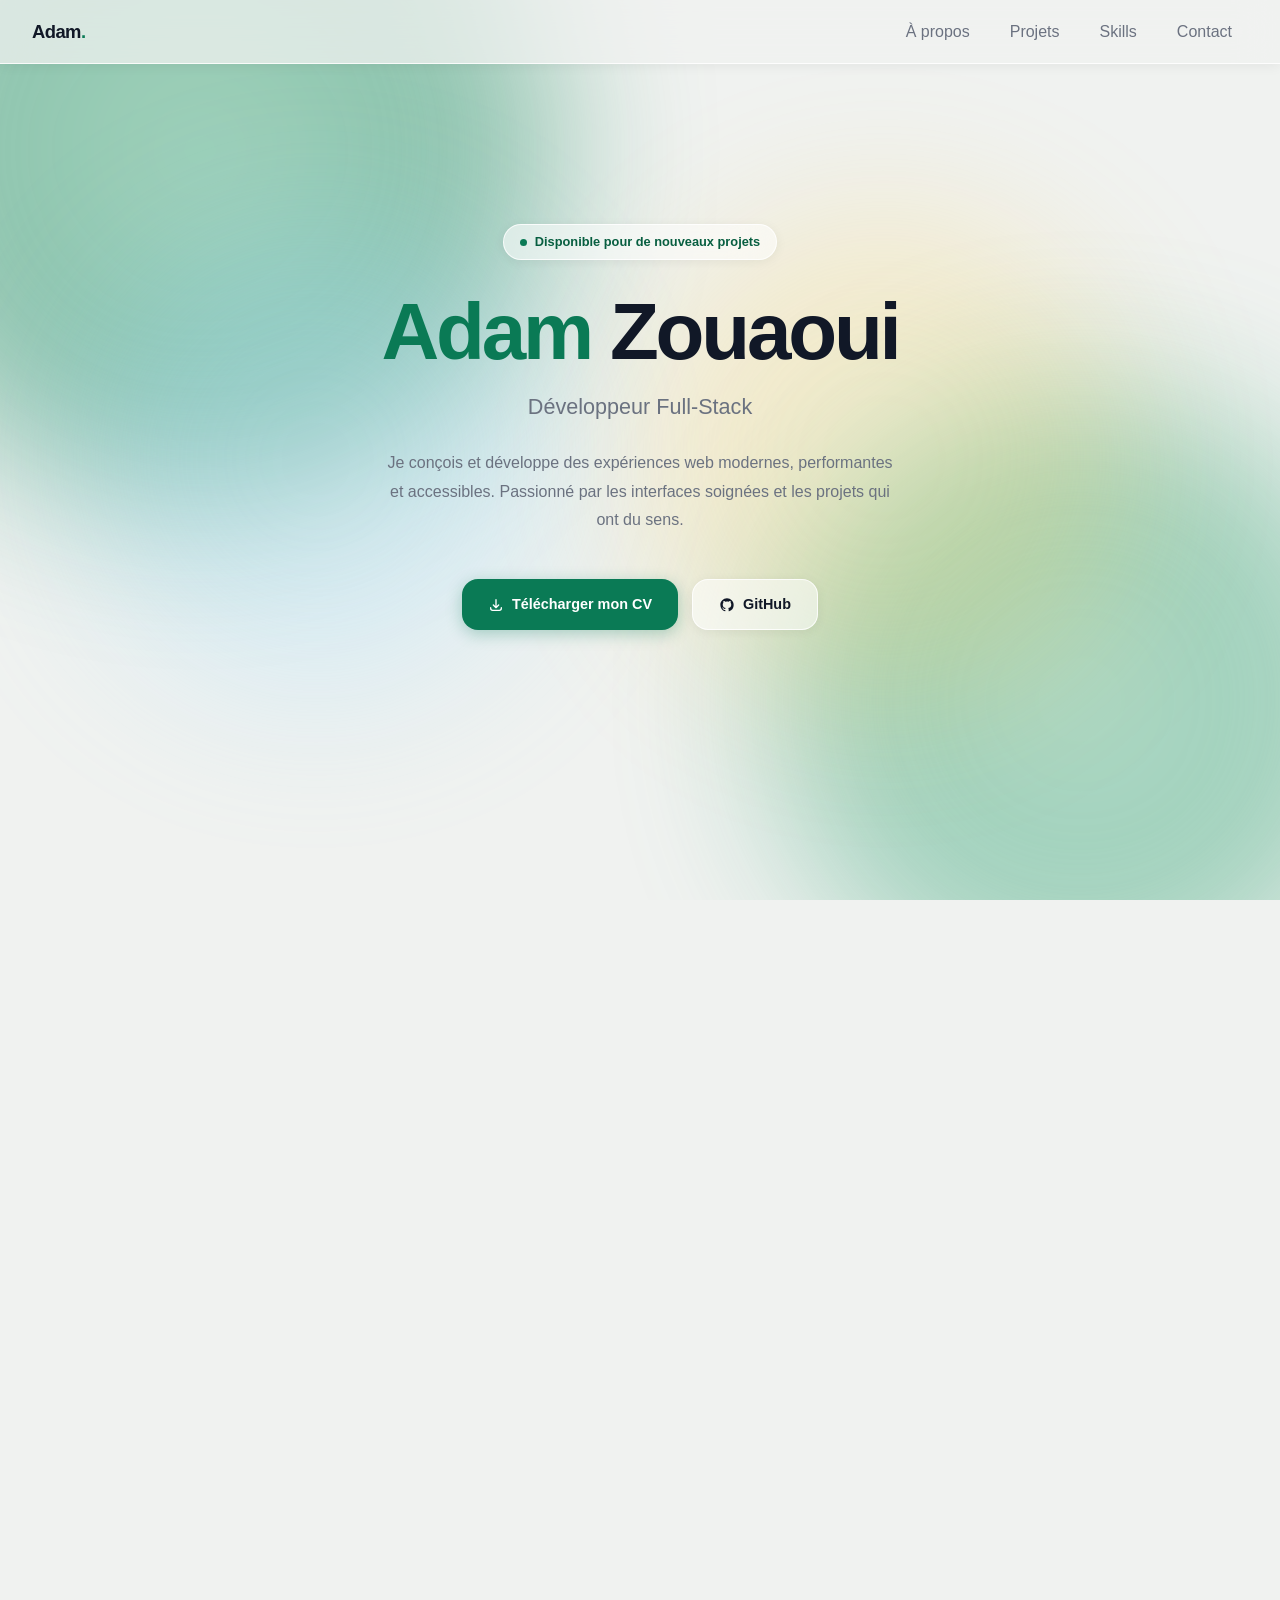
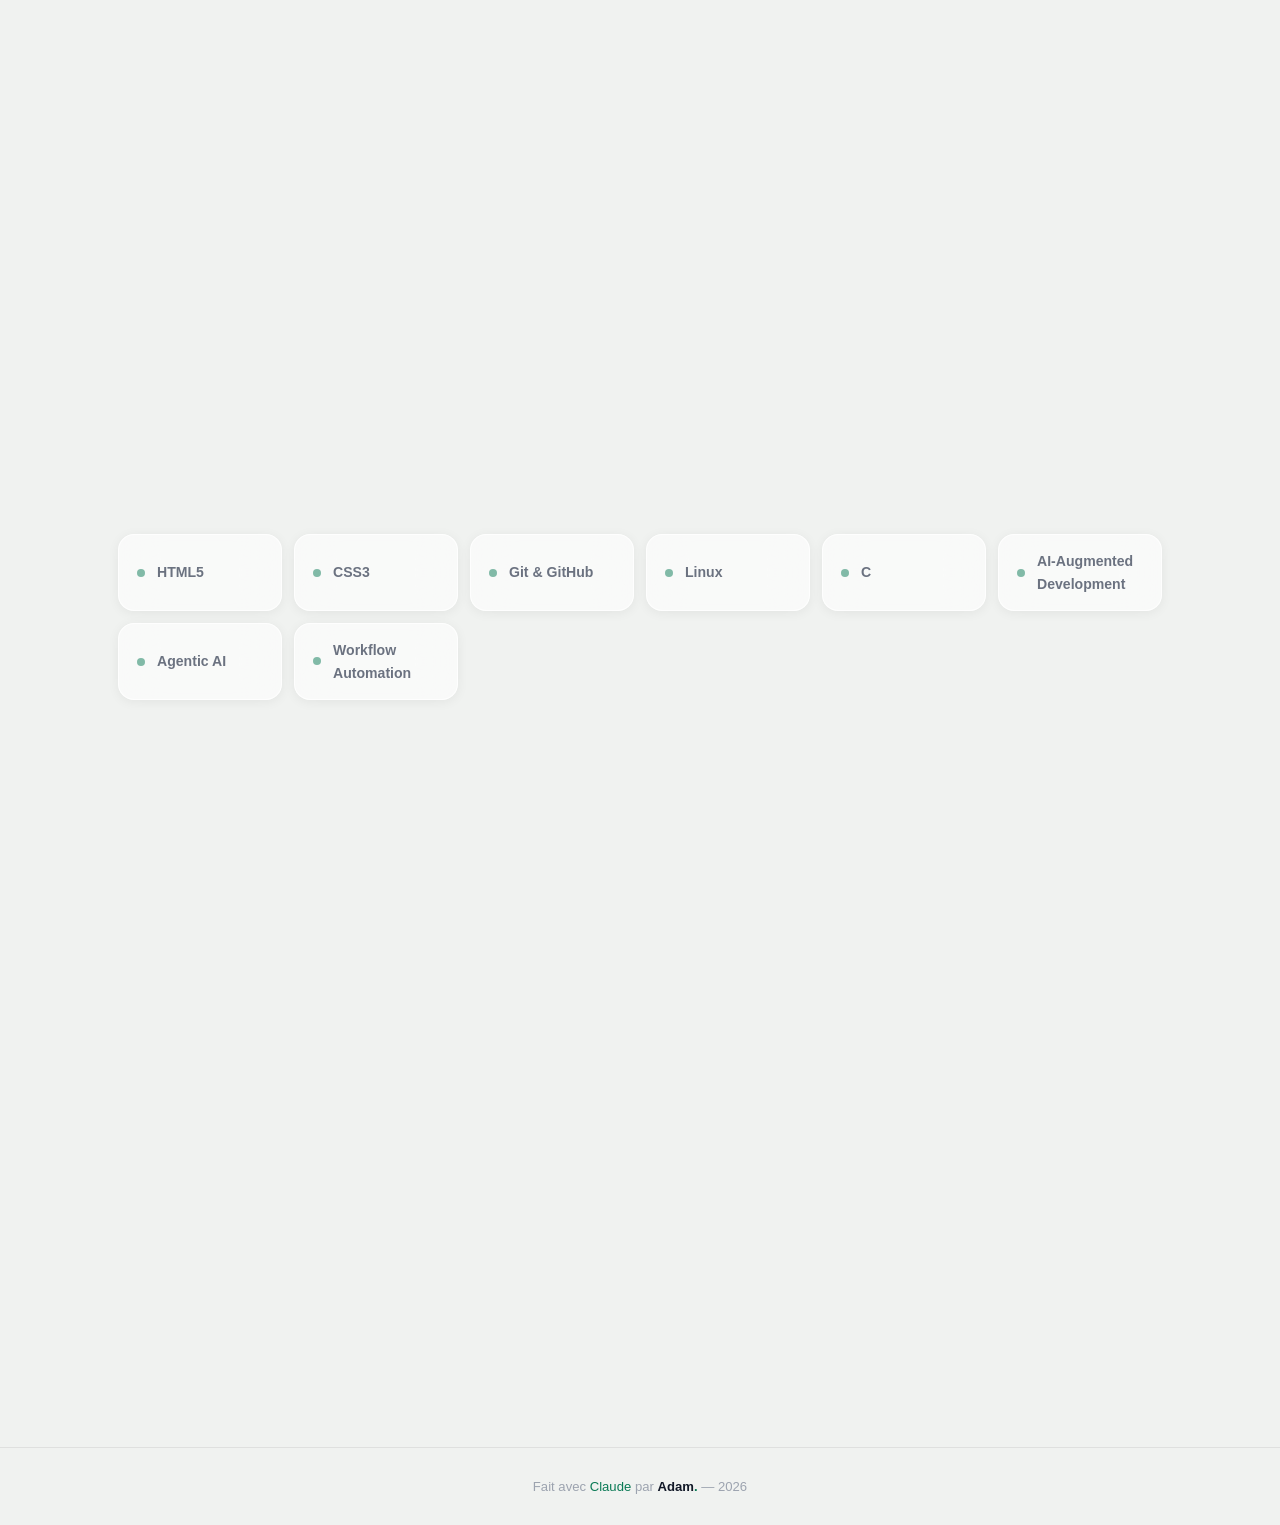
<file: index.html>
<!DOCTYPE html>
<html lang="fr">
<head>
  <meta charset="UTF-8" />
  <meta name="viewport" content="width=device-width, initial-scale=1.0" />
  <title>Adam Zouaoui — Développeur Full-Stack & AI Engineer Augmented</title>
  <meta name="description" content="Portfolio d'Adam Zouaoui, développeur Full-Stack et AI Engineer Augmented basé à Toulouse. Projets web, automatisation, systèmes multi-agents." />
  <meta name="robots" content="index, follow" />
  <link rel="canonical" href="https://adamzou.fr/" />
  <link rel="icon" type="image/png" href="adot.png" />

  <!-- Security Headers -->
  <meta http-equiv="Content-Security-Policy" content="default-src 'self'; style-src 'self' https://fonts.googleapis.com; font-src https://fonts.gstatic.com; img-src 'self' data:; script-src 'self'; connect-src 'self'; object-src 'none'; base-uri 'self'; form-action 'none'; frame-ancestors 'self';" />
  <meta http-equiv="X-Content-Type-Options" content="nosniff" />
  <meta http-equiv="X-Frame-Options" content="SAMEORIGIN" />
  <meta name="referrer" content="strict-origin-when-cross-origin" />

  <!-- Open Graph -->
  <meta property="og:type" content="website" />
  <meta property="og:url" content="https://adamzou.fr/" />
  <meta property="og:title" content="Adam Zouaoui — Développeur Full-Stack & AI Engineer Augmented" />
  <meta property="og:description" content="Portfolio d'Adam Zouaoui, développeur Full-Stack et AI Engineer Augmented basé à Toulouse. Projets web, automatisation, systèmes multi-agents." />
  <meta property="og:image" content="https://adamzou.fr/og-image.png" />
  <meta property="og:locale" content="fr_FR" />
  <meta property="og:site_name" content="Adam Zouaoui" />

  <!-- Twitter Card -->
  <meta name="twitter:card" content="summary_large_image" />
  <meta name="twitter:title" content="Adam Zouaoui — Développeur Full-Stack & AI Engineer Augmented" />
  <meta name="twitter:description" content="Portfolio d'Adam Zouaoui, développeur Full-Stack et AI Engineer Augmented basé à Toulouse. Projets web, automatisation, systèmes multi-agents." />
  <meta name="twitter:image" content="https://adamzou.fr/og-image.png" />

  <!-- JSON-LD Schema.org Person -->
  <script type="application/ld+json">
  {
    "@context": "https://schema.org",
    "@type": "Person",
    "name": "Adam Zouaoui",
    "url": "https://adamzou.fr",
    "jobTitle": "Développeur Full-Stack & AI Engineer Augmented",
    "address": {
      "@type": "PostalAddress",
      "addressLocality": "Toulouse",
      "addressCountry": "FR"
    },
    "sameAs": [
      "https://github.com/Adamzou-lab",
      "https://www.linkedin.com/in/adam-zouaoui-7392a53b2/"
    ]
  }
  </script>

  <!-- Police Outfit depuis Google Fonts -->
  <link rel="preconnect" href="https://fonts.googleapis.com" />
  <link rel="preconnect" href="https://fonts.gstatic.com" crossorigin />
  <link href="https://fonts.googleapis.com/css2?family=Outfit:wght@300;400;500;600;700;800&display=swap" rel="stylesheet" />

  <link rel="stylesheet" href="style.css" />
  <link rel="stylesheet" href="bento.css" />
</head>

<body>

  <!-- ==========================================
       BLOBS FLOUTÉS — fond animé
  =========================================== -->
  <div class="blob-container" aria-hidden="true">
    <div class="blob blob-1"></div>
    <div class="blob blob-2"></div>
    <div class="blob blob-3"></div>
    <div class="blob blob-4"></div>
  </div>


  <!-- ==========================================
       NAVIGATION
  =========================================== -->
  <header>
  <nav role="navigation" aria-label="Navigation principale">
    <a href="#hero" class="nav-logo">Adam<span>.</span></a>

    <ul class="nav-links" id="navLinks">
      <li><a href="#about">À propos</a></li>
      <li><a href="#projets">Projets</a></li>
      <li><a href="#skills">Skills</a></li>
      <li><a href="#contact">Contact</a></li>
    </ul>

    <button class="nav-toggle" id="navToggle" aria-label="Menu">
      <span></span>
      <span></span>
      <span></span>
    </button>
  </nav>
  </header>


  <!-- ==========================================
       SECTION HERO
  =========================================== -->
  <main>
  <section id="hero">
    <div class="container">
      <div class="hero-inner">

        <!-- Badge statut -->
        <div class="hero-badge">
          <span class="badge-dot"></span>
          Disponible pour de nouveaux projets
        </div>

        <!-- Nom -->
        <h1 class="hero-name">
          <span class="accent">Adam</span> Zouaoui
        </h1>

        <!-- Titre -->
        <p class="hero-title">Développeur Full-Stack</p>

        <!-- Courte bio -->
        <p class="hero-bio">
          Je conçois et développe des expériences web modernes, performantes et accessibles.
          Passionné par les interfaces soignées et les projets qui ont du sens.
        </p>

        <!-- Boutons CTA -->
        <div class="hero-cta">
          <a href="cv.html" target="_blank" rel="noopener noreferrer" class="btn btn-primary">
            <svg fill="none" viewBox="0 0 24 24" stroke="currentColor" stroke-width="2">
              <path stroke-linecap="round" stroke-linejoin="round" d="M4 16v1a3 3 0 003 3h10a3 3 0 003-3v-1m-4-4l-4 4m0 0l-4-4m4 4V4"/>
            </svg>
            Télécharger mon CV
          </a>
          <a href="https://github.com/Adamzou-lab" target="_blank" rel="noopener noreferrer" class="btn btn-glass">
            <svg viewBox="0 0 24 24" fill="currentColor">
              <path d="M12 2C6.477 2 2 6.484 2 12.017c0 4.425 2.865 8.18 6.839 9.504.5.092.682-.217.682-.483 0-.237-.008-.868-.013-1.703-2.782.605-3.369-1.343-3.369-1.343-.454-1.158-1.11-1.466-1.11-1.466-.908-.62.069-.608.069-.608 1.003.07 1.531 1.032 1.531 1.032.892 1.53 2.341 1.088 2.91.832.092-.647.35-1.088.636-1.338-2.22-.253-4.555-1.113-4.555-4.951 0-1.093.39-1.988 1.029-2.688-.103-.253-.446-1.272.098-2.65 0 0 .84-.27 2.75 1.026A9.564 9.564 0 0112 6.844c.85.004 1.705.115 2.504.337 1.909-1.296 2.747-1.027 2.747-1.027.546 1.379.202 2.398.1 2.651.64.7 1.028 1.595 1.028 2.688 0 3.848-2.339 4.695-4.566 4.943.359.309.678.92.678 1.855 0 1.338-.012 2.419-.012 2.745 0 .268.18.58.688.482A10.019 10.019 0 0022 12.017C22 6.484 17.522 2 12 2z"/>
            </svg>
            GitHub
          </a>
        </div>

      </div>
    </div>
  </section>


  <!-- ==========================================
       SECTION À PROPOS
  =========================================== -->
  <section id="about">
    <div class="container">

      <div class="reveal">
        <p class="section-label">Qui suis-je</p>
        <h2 class="section-title">À propos</h2>
      </div>

      <div class="about-grid">

        <div class="about-text reveal">
          <p>
            Je m'appelle <strong>Adam Zouaoui</strong>, étudiant en spécialisation
            <strong>AI Engineer Augmented</strong> à Holberton School. Je construis des outils web
            concrets, utiles et bien pensés, du front-end jusqu'au déploiement.
          </p>
          <p>
            Mon approche : partir d'une idée simple, la concevoir avec soin, et l'exécuter
            proprement. Chaque projet est une opportunité d'apprendre quelque chose de nouveau
            et de le partager.
          </p>
          <p>
            Actuellement en apprentissage du <strong>C</strong> et des fondamentaux bas niveau,
            tout en explorant l'intégration de l'IA dans les workflows de développement.
          </p>
        </div>

        <div class="about-cards reveal reveal-stagger">
          <div class="about-card">
            <div class="about-card-icon">🎓</div>
            <div>
              <div class="about-card-title">Formation</div>
              <div class="about-card-desc">Holberton School — AI Engineer Augmented · 2026–2027</div>
            </div>
          </div>
          <div class="about-card">
            <div class="about-card-icon">📍</div>
            <div>
              <div class="about-card-title">Localisation</div>
              <div class="about-card-desc">Toulouse (sur site) · France (remote)</div>
            </div>
          </div>
          <div class="about-card">
            <div class="about-card-icon">🔍</div>
            <div>
              <div class="about-card-title">Recherche</div>
              <div class="about-card-desc">Alternance Décembre 2026 ou Avril 2027 · Freelance</div>
            </div>
          </div>
          <div class="about-card">
            <div class="about-card-icon">⚡</div>
            <div>
              <div class="about-card-title">Intérêts</div>
              <div class="about-card-desc">Automatisation, IA générative, interfaces modernes, systèmes multi-agents</div>
            </div>
          </div>
        </div>

      </div>
    </div>
  </section>


  <!-- ==========================================
       SECTION PROJETS
  =========================================== -->
  <section id="projets">
    <div class="container">

      <div class="reveal">
        <p class="section-label">Travaux récents</p>
        <h2 class="section-title">Mes Projets</h2>
        <p class="section-desc">Des projets concrets, construits avec soin, du concept au déploiement.</p>
      </div>

      <div class="bento-grid">

        <!-- Projet CIPHER — FEATURED (2 cols) -->
        <article class="glass-card project-card bento-featured reveal">
          <div class="project-header">
            <div class="project-icon">🔐</div>
            <span class="badge-soon">
              <svg width="10" height="10" viewBox="0 0 24 24" fill="none" stroke="currentColor" stroke-width="2.5">
                <circle cx="12" cy="12" r="10"/><path d="M12 8v4l2 2"/>
              </svg>
              En cours
            </span>
          </div>

          <h3 class="project-name">CIPHER</h3>

          <p class="project-desc">
            Agent IA en cybersécurité conçu en architecture agentique.
            Analyse, détecte et répond aux menaces de manière autonome.
          </p>

          <div class="project-tags">
            <span class="tag">Python</span>
            <span class="tag">Agentic AI</span>
            <span class="tag">Cybersécurité</span>
            <span class="tag">Claude API</span>
          </div>

          <div class="project-links">
            <a class="project-link disabled" aria-disabled="true" tabindex="-1">
              <svg fill="none" viewBox="0 0 24 24" stroke="currentColor" stroke-width="2">
                <path stroke-linecap="round" stroke-linejoin="round" d="M10 6H6a2 2 0 00-2 2v10a2 2 0 002 2h10a2 2 0 002-2v-4M14 4h6m0 0v6m0-6L10 14"/>
              </svg>
              Bientôt disponible
            </a>
          </div>
        </article>

        <!-- Projet mycal -->
        <article class="glass-card project-card reveal">
          <div class="project-header">
            <div class="project-icon">📅</div>
            <span class="badge-soon">
              <svg width="10" height="10" viewBox="0 0 24 24" fill="none" stroke="currentColor" stroke-width="2.5">
                <circle cx="12" cy="12" r="10"/><path d="M12 8v4l2 2"/>
              </svg>
              Domaine bientôt
            </span>
          </div>

          <h3 class="project-name">MyCal</h3>

          <p class="project-desc">
            Calculateur de calories et macronutriments personnalisé.
            Obtiens tes besoins journaliers selon ton profil et tes objectifs fitness.
          </p>

          <div class="project-tags">
            <span class="tag">HTML</span>
            <span class="tag">CSS</span>
            <span class="tag">JavaScript</span>
            <span class="tag">Mifflin-St Jeor</span>
          </div>

          <div class="project-links">
            <a class="project-link disabled" aria-disabled="true" tabindex="-1">
              <svg fill="none" viewBox="0 0 24 24" stroke="currentColor" stroke-width="2">
                <path stroke-linecap="round" stroke-linejoin="round" d="M10 6H6a2 2 0 00-2 2v10a2 2 0 002 2h10a2 2 0 002-2v-4M14 4h6m0 0v6m0-6L10 14"/>
              </svg>
              mycal.adamzou.fr
            </a>
            <a href="https://github.com/Adamzou-lab/mycal" target="_blank" rel="noopener noreferrer" class="project-link">
              <svg viewBox="0 0 24 24" fill="currentColor">
                <path d="M12 2C6.477 2 2 6.484 2 12.017c0 4.425 2.865 8.18 6.839 9.504.5.092.682-.217.682-.483 0-.237-.008-.868-.013-1.703-2.782.605-3.369-1.343-3.369-1.343-.454-1.158-1.11-1.466-1.11-1.466-.908-.62.069-.608.069-.608 1.003.07 1.531 1.032 1.531 1.032.892 1.53 2.341 1.088 2.91.832.092-.647.35-1.088.636-1.338-2.22-.253-4.555-1.113-4.555-4.951 0-1.093.39-1.988 1.029-2.688-.103-.253-.446-1.272.098-2.65 0 0 .84-.27 2.75 1.026A9.564 9.564 0 0112 6.844c.85.004 1.705.115 2.504.337 1.909-1.296 2.747-1.027 2.747-1.027.546 1.379.202 2.398.1 2.651.64.7 1.028 1.595 1.028 2.688 0 3.848-2.339 4.695-4.566 4.943.359.309.678.92.678 1.855 0 1.338-.012 2.419-.012 2.745 0 .268.18.58.688.482A10.019 10.019 0 0022 12.017C22 6.484 17.522 2 12 2z"/>
              </svg>
              Voir le code
            </a>
          </div>
        </article>

        <!-- Projet holberton-cheatsheets -->
        <article class="glass-card project-card reveal">
          <div class="project-header">
            <div class="project-icon">🎮</div>
          </div>

          <h3 class="project-name">Holberton Cheatsheets</h3>

          <p class="project-desc">
            Fiches de révision gaming-style pour les étudiants Holberton School.
            C, sécurité, algorithmes et Git.
          </p>

          <div class="project-tags">
            <span class="tag">HTML</span>
            <span class="tag">CSS</span>
            <span class="tag">JavaScript</span>
            <span class="tag">Nginx</span>
            <span class="tag">VPS</span>
          </div>

          <div class="project-links">
            <a href="https://cheatsheets.adamzou.fr" target="_blank" rel="noopener noreferrer" class="project-link">
              <svg fill="none" viewBox="0 0 24 24" stroke="currentColor" stroke-width="2">
                <path stroke-linecap="round" stroke-linejoin="round" d="M10 6H6a2 2 0 00-2 2v10a2 2 0 002 2h10a2 2 0 002-2v-4M14 4h6m0 0v6m0-6L10 14"/>
              </svg>
              cheatsheets.adamzou.fr
            </a>
            <a href="https://github.com/Adamzou-lab/holberton-cheatsheets" target="_blank" rel="noopener noreferrer" class="project-link">
              <svg viewBox="0 0 24 24" fill="currentColor">
                <path d="M12 2C6.477 2 2 6.484 2 12.017c0 4.425 2.865 8.18 6.839 9.504.5.092.682-.217.682-.483 0-.237-.008-.868-.013-1.703-2.782.605-3.369-1.343-3.369-1.343-.454-1.158-1.11-1.466-1.11-1.466-.908-.62.069-.608.069-.608 1.003.07 1.531 1.032 1.531 1.032.892 1.53 2.341 1.088 2.91.832.092-.647.35-1.088.636-1.338-2.22-.253-4.555-1.113-4.555-4.951 0-1.093.39-1.988 1.029-2.688-.103-.253-.446-1.272.098-2.65 0 0 .84-.27 2.75 1.026A9.564 9.564 0 0112 6.844c.85.004 1.705.115 2.504.337 1.909-1.296 2.747-1.027 2.747-1.027.546 1.379.202 2.398.1 2.651.64.7 1.028 1.595 1.028 2.688 0 3.848-2.339 4.695-4.566 4.943.359.309.678.92.678 1.855 0 1.338-.012 2.419-.012 2.745 0 .268.18.58.688.482A10.019 10.019 0 0022 12.017C22 6.484 17.522 2 12 2z"/>
              </svg>
              Voir le code
            </a>
          </div>
        </article>

        <!-- Projet QCM -->
        <article class="glass-card project-card reveal">
          <div class="project-header">
            <div class="project-icon">🧠</div>
          </div>

          <h3 class="project-name">AZ·QCM</h3>

          <p class="project-desc">
            Site de QCM interactif pour les étudiants Holberton School.
            Questions, scores et révisions.
          </p>

          <div class="project-tags">
            <span class="tag">HTML</span>
            <span class="tag">CSS</span>
            <span class="tag">JavaScript</span>
            <span class="tag">Nginx</span>
            <span class="tag">VPS</span>
          </div>

          <div class="project-links">
            <a href="https://qcm.adamzou.fr" target="_blank" rel="noopener noreferrer" class="project-link">
              <svg fill="none" viewBox="0 0 24 24" stroke="currentColor" stroke-width="2">
                <path stroke-linecap="round" stroke-linejoin="round" d="M10 6H6a2 2 0 00-2 2v10a2 2 0 002 2h10a2 2 0 002-2v-4M14 4h6m0 0v6m0-6L10 14"/>
              </svg>
              qcm.adamzou.fr
            </a>
            <a href="https://github.com/Adamzou-lab/qcm" target="_blank" rel="noopener noreferrer" class="project-link">
              <svg viewBox="0 0 24 24" fill="currentColor">
                <path d="M12 2C6.477 2 2 6.484 2 12.017c0 4.425 2.865 8.18 6.839 9.504.5.092.682-.217.682-.483 0-.237-.008-.868-.013-1.703-2.782.605-3.369-1.343-3.369-1.343-.454-1.158-1.11-1.466-1.11-1.466-.908-.62.069-.608.069-.608 1.003.07 1.531 1.032 1.531 1.032.892 1.53 2.341 1.088 2.91.832.092-.647.35-1.088.636-1.338-2.22-.253-4.555-1.113-4.555-4.951 0-1.093.39-1.988 1.029-2.688-.103-.253-.446-1.272.098-2.65 0 0 .84-.27 2.75 1.026A9.564 9.564 0 0112 6.844c.85.004 1.705.115 2.504.337 1.909-1.296 2.747-1.027 2.747-1.027.546 1.379.202 2.398.1 2.651.64.7 1.028 1.595 1.028 2.688 0 3.848-2.339 4.695-4.566 4.943.359.309.678.92.678 1.855 0 1.338-.012 2.419-.012 2.745 0 .268.18.58.688.482A10.019 10.019 0 0022 12.017C22 6.484 17.522 2 12 2z"/>
              </svg>
              Voir le code
            </a>
          </div>
        </article>

        <!-- Projet PDF → MD -->
        <article class="glass-card project-card reveal">
          <div class="project-header">
            <div class="project-icon">📄</div>
            <span class="badge-soon">
              <svg width="10" height="10" viewBox="0 0 24 24" fill="none" stroke="currentColor" stroke-width="2.5">
                <circle cx="12" cy="12" r="10"/><path d="M12 8v4l2 2"/>
              </svg>
              En cours de modification
            </span>
          </div>

          <h3 class="project-name">PDF → MD</h3>

          <p class="project-desc">
            Convertisseur de PDF vers Markdown 100% navigateur.
            Aucune donnée envoyée au serveur — tout se passe en local.
          </p>

          <div class="project-tags">
            <span class="tag">JavaScript</span>
            <span class="tag">PDF.js</span>
            <span class="tag">HTML</span>
            <span class="tag">CSS</span>
          </div>

          <div class="project-links">
            <a class="project-link disabled" aria-disabled="true" tabindex="-1">
              <svg fill="none" viewBox="0 0 24 24" stroke="currentColor" stroke-width="2">
                <path stroke-linecap="round" stroke-linejoin="round" d="M10 6H6a2 2 0 00-2 2v10a2 2 0 002 2h10a2 2 0 002-2v-4M14 4h6m0 0v6m0-6L10 14"/>
              </svg>
              pdftomd.adamzou.fr
            </a>
            <a href="https://github.com/Adamzou-lab/pdftomd" target="_blank" rel="noopener noreferrer" class="project-link">
              <svg viewBox="0 0 24 24" fill="currentColor">
                <path d="M12 0C5.37 0 0 5.37 0 12c0 5.31 3.435 9.795 8.205 11.385.6.105.825-.255.825-.57 0-.285-.015-1.23-.015-2.235-3.015.555-3.795-.735-4.035-1.41-.135-.345-.72-1.41-1.23-1.695-.42-.225-1.02-.78-.015-.795.945-.015 1.62.87 1.845 1.23 1.08 1.815 2.805 1.305 3.495.99.105-.78.42-1.305.765-1.605-2.67-.3-5.46-1.335-5.46-5.925 0-1.305.465-2.385 1.23-3.225-.12-.3-.54-1.53.12-3.18 0 0 1.005-.315 3.3 1.23.96-.27 1.98-.405 3-.405s2.04.135 3 .405c2.295-1.56 3.3-1.23 3.3-1.23.66 1.65.24 2.88.12 3.18.765.84 1.23 1.905 1.23 3.225 0 4.605-2.805 5.625-5.475 5.925.435.375.81 1.095.81 2.22 0 1.605-.015 2.895-.015 3.3 0 .315.225.69.825.57A12.02 12.02 0 0024 12c0-6.63-5.37-12-12-12z"/>
              </svg>
              Voir le code
            </a>
          </div>
        </article>

        <!-- Projet nowindcity -->
        <article class="glass-card project-card reveal">
          <div class="project-header">
            <div class="project-icon">🌬️</div>
          </div>

          <h3 class="project-name">nowindcity</h3>

          <p class="project-desc">
            Carte interactive des villes françaises les moins venteuses.
            Trouve ton refuge idéal contre le vent grâce aux données météo en temps réel.
          </p>

          <div class="project-tags">
            <span class="tag">HTML</span>
            <span class="tag">CSS</span>
            <span class="tag">JavaScript</span>
            <span class="tag">Leaflet.js</span>
            <span class="tag">Open-Meteo API</span>
          </div>

          <div class="project-links">
            <a href="https://nowindcity.adamzou.fr" target="_blank" rel="noopener noreferrer" class="project-link">
              <svg fill="none" viewBox="0 0 24 24" stroke="currentColor" stroke-width="2">
                <path stroke-linecap="round" stroke-linejoin="round" d="M10 6H6a2 2 0 00-2 2v10a2 2 0 002 2h10a2 2 0 002-2v-4M14 4h6m0 0v6m0-6L10 14"/>
              </svg>
              nowindcity.adamzou.fr
            </a>
            <a href="https://github.com/Adamzou-lab/nowindcity" target="_blank" rel="noopener noreferrer" class="project-link">
              <svg viewBox="0 0 24 24" fill="currentColor">
                <path d="M12 2C6.477 2 2 6.484 2 12.017c0 4.425 2.865 8.18 6.839 9.504.5.092.682-.217.682-.483 0-.237-.008-.868-.013-1.703-2.782.605-3.369-1.343-3.369-1.343-.454-1.158-1.11-1.466-1.11-1.466-.908-.62.069-.608.069-.608 1.003.07 1.531 1.032 1.531 1.032.892 1.53 2.341 1.088 2.91.832.092-.647.35-1.088.636-1.338-2.22-.253-4.555-1.113-4.555-4.951 0-1.093.39-1.988 1.029-2.688-.103-.253-.446-1.272.098-2.65 0 0 .84-.27 2.75 1.026A9.564 9.564 0 0112 6.844c.85.004 1.705.115 2.504.337 1.909-1.296 2.747-1.027 2.747-1.027.546 1.379.202 2.398.1 2.651.64.7 1.028 1.595 1.028 2.688 0 3.848-2.339 4.695-4.566 4.943.359.309.678.92.678 1.855 0 1.338-.012 2.419-.012 2.745 0 .268.18.58.688.482A10.019 10.019 0 0022 12.017C22 6.484 17.522 2 12 2z"/>
              </svg>
              Voir le code
            </a>
          </div>
        </article>

      </div>
    </div>
  </section>


  <!-- ==========================================
       SECTION SKILLS
  =========================================== -->
  <section id="skills">
    <div class="container">

      <div class="reveal">
        <p class="section-label">Compétences</p>
        <h2 class="section-title">Stack Technique</h2>
        <p class="section-desc">Les outils et technologies que j'utilise au quotidien.</p>
      </div>

      <p class="skills-subtitle reveal">Langues</p>

      <div class="skills-languages reveal">
        <div class="lang-card">
          <span class="lang-flag">🇫🇷</span>
          <span class="lang-name">Français</span>
          <span class="lang-level">Natif</span>
        </div>
        <div class="lang-card">
          <span class="lang-flag">🇬🇧</span>
          <span class="lang-name">Anglais</span>
          <span class="lang-level">B2</span>
        </div>
      </div>

      <p class="skills-subtitle reveal">Compétences</p>

      <div class="skills-tabs reveal">
        <button class="skills-tab active" data-tab="hard">Hard Skills</button>
        <button class="skills-tab" data-tab="soft">Soft Skills</button>
      </div>

      <div class="skills-grid skills-panel active" id="tab-hard">
        <div class="skill-item"><span class="skill-dot"></span>HTML5</div>
        <div class="skill-item"><span class="skill-dot"></span>CSS3</div>
        <div class="skill-item"><span class="skill-dot"></span>Git & GitHub</div>
        <div class="skill-item"><span class="skill-dot"></span>Linux</div>
        <div class="skill-item"><span class="skill-dot"></span>C</div>
        <div class="skill-item"><span class="skill-dot"></span>AI-Augmented Development</div>
        <div class="skill-item"><span class="skill-dot"></span>Agentic AI</div>
        <div class="skill-item"><span class="skill-dot"></span>Workflow Automation</div>
      </div>

      <div class="skills-grid skills-panel" id="tab-soft">
        <div class="skill-item"><span class="skill-dot"></span>Autonomie</div>
        <div class="skill-item"><span class="skill-dot"></span>Adaptabilité</div>
        <div class="skill-item"><span class="skill-dot"></span>Curiosité technique</div>
        <div class="skill-item"><span class="skill-dot"></span>Communication</div>
        <div class="skill-item"><span class="skill-dot"></span>Résolution de problèmes</div>
      </div>

    </div>
  </section>


  <!-- ==========================================
       SECTION CONTACT
  =========================================== -->
  <section id="contact">
    <div class="container">

      <div class="reveal">
        <p class="section-label">Contact</p>
        <h2 class="section-title">Travaillons ensemble</h2>
      </div>

      <div class="contact-grid">

        <!-- Infos contact -->
        <div class="glass-card contact-card reveal">
          <p class="section-desc">
            Un projet en tête ? Une question ? N'hésitez pas à m'écrire,
            je réponds généralement sous 24h.
          </p>

          <!-- Email -->
          <a href="mailto:adamzpro@icloud.com" class="contact-email">
            <svg fill="none" viewBox="0 0 24 24" stroke="currentColor" stroke-width="2">
              <path stroke-linecap="round" stroke-linejoin="round" d="M3 8l7.89 5.26a2 2 0 002.22 0L21 8M5 19h14a2 2 0 002-2V7a2 2 0 00-2-2H5a2 2 0 00-2 2v10a2 2 0 002 2z"/>
            </svg>
            adamzpro@icloud.com
          </a>

          <!-- Liens sociaux -->
          <div class="social-links">
            <a href="https://github.com/Adamzou-lab" target="_blank" rel="noopener noreferrer" class="social-link">
              <svg viewBox="0 0 24 24" fill="currentColor">
                <path d="M12 2C6.477 2 2 6.484 2 12.017c0 4.425 2.865 8.18 6.839 9.504.5.092.682-.217.682-.483 0-.237-.008-.868-.013-1.703-2.782.605-3.369-1.343-3.369-1.343-.454-1.158-1.11-1.466-1.11-1.466-.908-.62.069-.608.069-.608 1.003.07 1.531 1.032 1.531 1.032.892 1.53 2.341 1.088 2.91.832.092-.647.35-1.088.636-1.338-2.22-.253-4.555-1.113-4.555-4.951 0-1.093.39-1.988 1.029-2.688-.103-.253-.446-1.272.098-2.65 0 0 .84-.27 2.75 1.026A9.564 9.564 0 0112 6.844c.85.004 1.705.115 2.504.337 1.909-1.296 2.747-1.027 2.747-1.027.546 1.379.202 2.398.1 2.651.64.7 1.028 1.595 1.028 2.688 0 3.848-2.339 4.695-4.566 4.943.359.309.678.92.678 1.855 0 1.338-.012 2.419-.012 2.745 0 .268.18.58.688.482A10.019 10.019 0 0022 12.017C22 6.484 17.522 2 12 2z"/>
              </svg>
              GitHub — @Adamzou-lab
              <span class="social-link-arrow">→</span>
            </a>

            <a href="https://www.linkedin.com/in/adam-zouaoui-7392a53b2/" target="_blank" rel="noopener noreferrer" class="social-link">
              <svg viewBox="0 0 24 24" fill="currentColor">
                <path d="M20.447 20.452h-3.554v-5.569c0-1.328-.027-3.037-1.852-3.037-1.853 0-2.136 1.445-2.136 2.939v5.667H9.351V9h3.414v1.561h.046c.477-.9 1.637-1.85 3.37-1.85 3.601 0 4.267 2.37 4.267 5.455v6.286zM5.337 7.433c-1.144 0-2.063-.926-2.063-2.065 0-1.138.92-2.063 2.063-2.063 1.14 0 2.064.925 2.064 2.063 0 1.139-.925 2.065-2.064 2.065zm1.782 13.019H3.555V9h3.564v11.452zM22.225 0H1.771C.792 0 0 .774 0 1.729v20.542C0 23.227.792 24 1.771 24h20.451C23.2 24 24 23.227 24 22.271V1.729C24 .774 23.2 0 22.222 0h.003z"/>
              </svg>
              LinkedIn — Adam Zouaoui
              <span class="social-link-arrow">→</span>
            </a>
          </div>
        </div>

        <!-- Carte disponibilité -->
        <div class="glass-card avail-card reveal">
          <div class="avail-status">
            <span class="avail-dot"></span>
            Disponible
          </div>
          <h3 class="avail-title">Ouvert aux opportunités</h3>
          <p class="avail-desc">
            Disponible pour des missions freelance et à la recherche d'une alternance
            pour Décembre 2026 ou Avril 2027. N'hésite pas à me contacter pour discuter de ton projet.
          </p>
          <a href="mailto:adamzpro@icloud.com" class="btn btn-primary">
            <svg fill="none" viewBox="0 0 24 24" stroke="currentColor" stroke-width="2">
              <path stroke-linecap="round" stroke-linejoin="round" d="M3 8l7.89 5.26a2 2 0 002.22 0L21 8M5 19h14a2 2 0 002-2V7a2 2 0 00-2-2H5a2 2 0 00-2 2v10a2 2 0 002 2z"/>
            </svg>
            M'envoyer un message
          </a>
        </div>

      </div>
    </div>
  </section>


  <!-- ==========================================
       FOOTER
  =========================================== -->
  </main>

  <footer>
    Fait avec <span>Claude</span> par <span class="footer-name">Adam<span class="footer-dot">.</span></span> — 2026
  </footer>


  <!-- ==========================================
       JAVASCRIPT
  =========================================== -->
  <script src="script.js" defer></script>

</body>
</html>
</file>
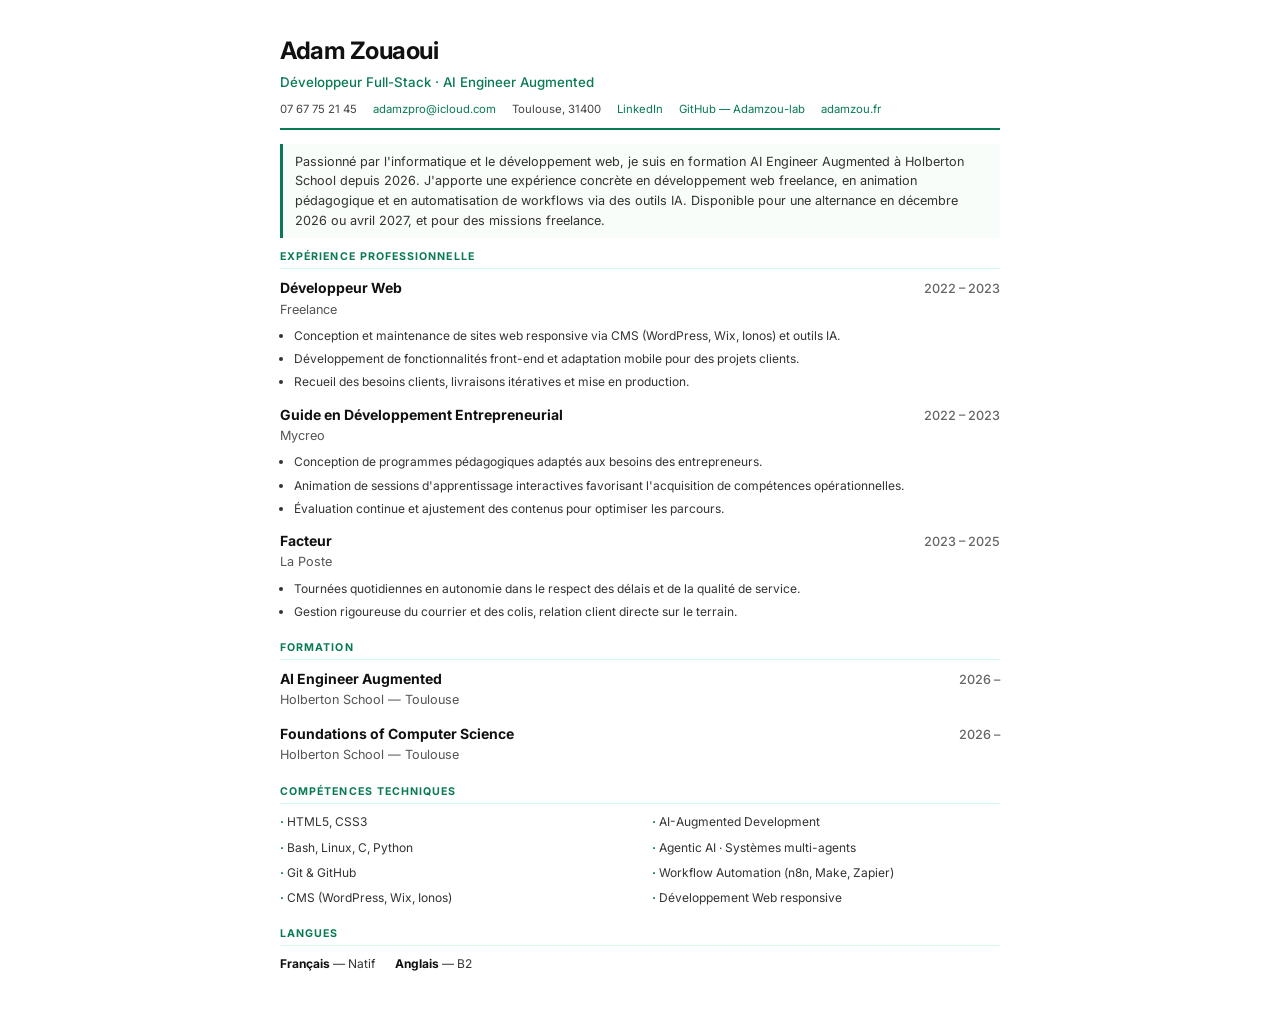
<file: cv.html>
<!DOCTYPE html>
<html lang="fr">
<head>
  <meta charset="UTF-8" />
  <meta name="viewport" content="width=device-width, initial-scale=1.0" />
  <title>CV — Adam Zouaoui</title>
  <link rel="preconnect" href="https://fonts.googleapis.com" />
  <link href="https://fonts.googleapis.com/css2?family=Inter:wght@400;500;600;700&display=swap" rel="stylesheet" />
  <style>
    *, *::before, *::after { box-sizing: border-box; margin: 0; padding: 0; }

    @page { size: A4; margin: 18mm 16mm; }

    body {
      font-family: 'Inter', Arial, sans-serif;
      font-size: 10pt;
      line-height: 1.6;
      color: #1a1a1a;
      background: #fff;
      max-width: 800px;
      margin: 0 auto;
      padding: 32px 40px;
    }

    /* ---- EN-TÊTE ---- */
    .cv-header { margin-bottom: 14px; border-bottom: 2px solid #0a7a55; padding-bottom: 10px; }

    .cv-name {
      font-size: 18pt;
      font-weight: 700;
      letter-spacing: -0.02em;
      color: #111;
      margin-bottom: 2px;
    }

    .cv-title {
      font-size: 10pt;
      font-weight: 500;
      color: #0a7a55;
      margin-bottom: 6px;
    }

    .cv-contact {
      display: flex;
      flex-wrap: wrap;
      gap: 4px 16px;
      font-size: 8.5pt;
      color: #444;
    }

    .cv-contact a { color: #0a7a55; text-decoration: none; }

    /* ---- ACCROCHE ---- */
    .cv-summary {
      margin: 10px 0;
      font-size: 9.5pt;
      color: #333;
      line-height: 1.55;
      padding: 8px 12px;
      border-left: 3px solid #0a7a55;
      background: #f8fdf9;
    }

    /* ---- SECTIONS ---- */
    .cv-section { margin-bottom: 18px; }

    .cv-section-title {
      font-size: 8pt;
      font-weight: 700;
      text-transform: uppercase;
      letter-spacing: 0.1em;
      color: #0a7a55;
      border-bottom: 1px solid #d1fae5;
      padding-bottom: 3px;
      margin-bottom: 8px;
    }

    /* ---- FORMATION / EXPÉRIENCE ---- */
    .cv-entry { margin-bottom: 12px; }

    .cv-entry-header {
      display: flex;
      justify-content: space-between;
      align-items: baseline;
      gap: 8px;
    }

    .cv-entry-title { font-weight: 700; font-size: 10.5pt; color: #111; }

    .cv-entry-date {
      font-size: 9.5pt;
      color: #666;
      white-space: nowrap;
      font-weight: 500;
    }

    .cv-entry-org { font-size: 9.5pt; color: #555; margin-bottom: 6px; }

    .cv-entry ul {
      padding-left: 14px;
      display: flex;
      flex-direction: column;
      gap: 4px;
    }

    .cv-entry ul li { font-size: 9pt; color: #333; }

    /* ---- COMPÉTENCES ---- */
    .skills-grid {
      display: grid;
      grid-template-columns: 1fr 1fr;
      gap: 6px 24px;
    }

    .skill-line { font-size: 9pt; color: #333; }
    .skill-line::before { content: "· "; color: #0a7a55; font-weight: 700; }

    /* ---- LANGUES ---- */
    .lang-grid {
      display: flex;
      gap: 20px;
    }

    .lang-item { font-size: 9pt; color: #333; }
    .lang-item strong { color: #111; }

    /* ---- IMPRESSION ---- */
    @media print {
      body { padding: 0; }
      a { color: #0a7a55 !important; }
      .cv-summary { background: #f8fdf9 !important; -webkit-print-color-adjust: exact; print-color-adjust: exact; }
    }
  </style>
</head>
<body>

  <!-- EN-TÊTE -->
  <header class="cv-header">
    <div class="cv-name">Adam Zouaoui</div>
    <div class="cv-title">Développeur Full-Stack · AI Engineer Augmented</div>
    <div class="cv-contact">
      <span>07 67 75 21 45</span>
      <a href="mailto:adamzpro@icloud.com">adamzpro@icloud.com</a>
      <span>Toulouse, 31400</span>
      <a href="https://www.linkedin.com/in/adam-zouaoui-7392a53b2/" target="_blank">LinkedIn</a>
      <a href="https://github.com/Adamzou-lab" target="_blank">GitHub — Adamzou-lab</a>
      <a href="https://adamzou.fr" target="_blank">adamzou.fr</a>
    </div>
  </header>

  <!-- ACCROCHE -->
  <div class="cv-summary">
    Passionné par l'informatique et le développement web, je suis en formation AI Engineer Augmented
    à Holberton School depuis 2026. J'apporte une expérience concrète en développement web freelance,
    en animation pédagogique et en automatisation de workflows via des outils IA. Disponible pour une
    alternance en décembre 2026 ou avril 2027, et pour des missions freelance.
  </div>

  <!-- EXPÉRIENCE -->
  <section class="cv-section">
    <div class="cv-section-title">Expérience Professionnelle</div>

    <div class="cv-entry">
      <div class="cv-entry-header">
        <span class="cv-entry-title">Développeur Web</span>
        <span class="cv-entry-date">2022 – 2023</span>
      </div>
      <div class="cv-entry-org">Freelance</div>
      <ul>
        <li>Conception et maintenance de sites web responsive via CMS (WordPress, Wix, Ionos) et outils IA.</li>
        <li>Développement de fonctionnalités front-end et adaptation mobile pour des projets clients.</li>
        <li>Recueil des besoins clients, livraisons itératives et mise en production.</li>
      </ul>
    </div>

    <div class="cv-entry">
      <div class="cv-entry-header">
        <span class="cv-entry-title">Guide en Développement Entrepreneurial</span>
        <span class="cv-entry-date">2022 – 2023</span>
      </div>
      <div class="cv-entry-org">Mycreo</div>
      <ul>
        <li>Conception de programmes pédagogiques adaptés aux besoins des entrepreneurs.</li>
        <li>Animation de sessions d'apprentissage interactives favorisant l'acquisition de compétences opérationnelles.</li>
        <li>Évaluation continue et ajustement des contenus pour optimiser les parcours.</li>
      </ul>
    </div>

    <div class="cv-entry">
      <div class="cv-entry-header">
        <span class="cv-entry-title">Facteur</span>
        <span class="cv-entry-date">2023 – 2025</span>
      </div>
      <div class="cv-entry-org">La Poste</div>
      <ul>
        <li>Tournées quotidiennes en autonomie dans le respect des délais et de la qualité de service.</li>
        <li>Gestion rigoureuse du courrier et des colis, relation client directe sur le terrain.</li>
      </ul>
    </div>
  </section>

  <!-- FORMATION -->
  <section class="cv-section">
    <div class="cv-section-title">Formation</div>

    <div class="cv-entry">
      <div class="cv-entry-header">
        <span class="cv-entry-title">AI Engineer Augmented</span>
        <span class="cv-entry-date">2026 –</span>
      </div>
      <div class="cv-entry-org">Holberton School — Toulouse</div>
    </div>

    <div class="cv-entry">
      <div class="cv-entry-header">
        <span class="cv-entry-title">Foundations of Computer Science</span>
        <span class="cv-entry-date">2026 –</span>
      </div>
      <div class="cv-entry-org">Holberton School — Toulouse</div>
    </div>
  </section>

  <!-- COMPÉTENCES -->
  <section class="cv-section">
    <div class="cv-section-title">Compétences Techniques</div>
    <div class="skills-grid">
      <span class="skill-line">HTML5, CSS3</span>
      <span class="skill-line">AI-Augmented Development</span>
      <span class="skill-line">Bash, Linux, C, Python</span>
      <span class="skill-line">Agentic AI · Systèmes multi-agents</span>
      <span class="skill-line">Git & GitHub</span>
      <span class="skill-line">Workflow Automation (n8n, Make, Zapier)</span>
      <span class="skill-line">CMS (WordPress, Wix, Ionos)</span>
      <span class="skill-line">Développement Web responsive</span>
    </div>
  </section>

  <!-- LANGUES -->
  <section class="cv-section">
    <div class="cv-section-title">Langues</div>
    <div class="lang-grid">
      <span class="lang-item"><strong>Français</strong> — Natif</span>
      <span class="lang-item"><strong>Anglais</strong> — B2</span>
    </div>
  </section>

</body>
</html>
</file>
<file: style.css>
/* =============================================
       VARIABLES & RESET
    ============================================= */
    :root {
      --bg:           #f0f2f0;
      --glass:        rgba(255, 255, 255, 0.55);
      --glass-border: rgba(255, 255, 255, 0.8);
      --glass-nav:    rgba(240, 242, 240, 0.75);
      --card:         rgba(255, 255, 255, 0.6);
      --card-hover:   rgba(255, 255, 255, 0.82);
      --text:         #111827;
      --text-muted:   #6b7280;
      --text-subtle:  #9ca3af;
      --accent:       #0a7a55;
      --accent-2:     #075e40;
      --accent-soft:  rgba(10, 122, 85, 0.12);
      --accent-glow:  rgba(10, 122, 85, 0.25);
      --shadow-sm:    0 2px 12px rgba(0,0,0,0.06);
      --shadow-md:    0 8px 32px rgba(0,0,0,0.08);
      --shadow-lg:    0 20px 60px rgba(0,0,0,0.10);
      --blur:         blur(20px);
      --blur-xl:      blur(80px);
      --radius:       16px;
      --radius-lg:    24px;
      --font:         'Outfit', sans-serif;
      --transition:   0.28s cubic-bezier(0.4, 0, 0.2, 1);
    }

    *, *::before, *::after {
      box-sizing: border-box;
      margin: 0;
      padding: 0;
    }

    html {
      scroll-behavior: smooth;
      font-size: 16px;
    }

    body {
      font-family: var(--font);
      background-color: var(--bg);
      color: var(--text);
      line-height: 1.6;
      overflow-x: hidden;
      -webkit-font-smoothing: antialiased;
    }

    a { color: inherit; text-decoration: none; }

    /* =============================================
       BLOBS DE DÉGRADÉ FLOUTÉS — FOND ANIMÉ
       Positionnés en fixed pour couvrir toute la page
    ============================================= */
    .blob-container {
      position: fixed;
      inset: 0;
      z-index: 0;
      overflow: hidden;
      pointer-events: none;
    }

    /* Chaque blob est un grand cercle flou et coloré */
    .blob {
      position: absolute;
      border-radius: 50%;
      filter: var(--blur-xl);
      opacity: 0.55;
      animation: float 20s ease-in-out infinite;
    }

    /* Blob vert émeraude — haut gauche */
    .blob-1 {
      width: 700px;
      height: 700px;
      background: radial-gradient(circle, #6abf97, #0a7a55);
      top: -200px;
      left: -150px;
      animation-duration: 22s;
      animation-delay: 0s;
    }

    /* Blob teal clair — bas droite */
    .blob-2 {
      width: 600px;
      height: 600px;
      background: radial-gradient(circle, #86c9aa, #2d9e72);
      bottom: -100px;
      right: -100px;
      animation-duration: 28s;
      animation-delay: -8s;
    }

    /* Blob jaune soleil — centre haut */
    .blob-3 {
      width: 500px;
      height: 500px;
      background: radial-gradient(circle, #fde68a, #fbbf24);
      top: 20%;
      right: 10%;
      opacity: 0.25;
      animation-duration: 32s;
      animation-delay: -15s;
    }

    /* Blob bleu glacier — bas gauche */
    .blob-4 {
      width: 450px;
      height: 450px;
      background: radial-gradient(circle, #bae6fd, #7dd3fc);
      bottom: 20%;
      left: 5%;
      opacity: 0.3;
      animation-duration: 26s;
      animation-delay: -5s;
    }

    /* Animation de flottement doux */
    @keyframes float {
      0%   { transform: translate(0px, 0px) scale(1); }
      25%  { transform: translate(30px, -40px) scale(1.04); }
      50%  { transform: translate(-20px, 30px) scale(0.97); }
      75%  { transform: translate(40px, 20px) scale(1.02); }
      100% { transform: translate(0px, 0px) scale(1); }
    }

    /* =============================================
       NAVIGATION — verre dépoli
    ============================================= */
    nav {
      position: fixed;
      top: 0;
      left: 0;
      right: 0;
      z-index: 100;
      height: 64px;
      padding: 0 32px;
      display: flex;
      align-items: center;
      justify-content: space-between;
      background: var(--glass-nav);
      backdrop-filter: var(--blur);
      -webkit-backdrop-filter: var(--blur);
      border-bottom: 1px solid var(--glass-border);
      box-shadow: var(--shadow-sm);
    }

    /* Logo Adam. */
    .nav-logo {
      font-weight: 800;
      font-size: 1.15rem;
      letter-spacing: -0.03em;
      color: var(--text);
    }
    .nav-logo span { color: var(--accent); }

    .nav-links {
      display: flex;
      align-items: center;
      gap: 8px;
      list-style: none;
    }

    .nav-links a {
      font-size: 0.875rem;
      font-weight: 500;
      color: var(--text-muted);
      padding: 6px 14px;
      border-radius: 99px;
      transition: all var(--transition);
    }

    .nav-links a:hover,
    .nav-links a.active {
      color: var(--accent);
      background: var(--accent-soft);
    }

    /* Bouton hamburger mobile */
    .nav-toggle {
      display: none;
      flex-direction: column;
      gap: 5px;
      cursor: pointer;
      padding: 4px;
      background: none;
      border: none;
    }
    .nav-toggle span {
      display: block;
      width: 22px;
      height: 2px;
      background: var(--text);
      border-radius: 2px;
      transition: transform var(--transition), opacity var(--transition);
    }

    /* =============================================
       LAYOUT UTILITAIRES
    ============================================= */
    .container {
      width: 100%;
      max-width: 1100px;
      margin: 0 auto;
      padding: 0 28px;
    }

    section {
      position: relative;
      z-index: 1;
      padding: 110px 0;
    }

    /* =============================================
       ANIMATIONS SCROLL
    ============================================= */
    .reveal {
      opacity: 0;
      transform: translateY(28px);
      transition: opacity 0.65s ease, transform 0.65s ease;
    }
    .reveal.visible {
      opacity: 1;
      transform: translateY(0);
    }

    /* Délai cascade pour les enfants directs */
    .reveal-stagger > *:nth-child(1) { transition-delay: 0ms; }
    .reveal-stagger > *:nth-child(2) { transition-delay: 70ms; }
    .reveal-stagger > *:nth-child(3) { transition-delay: 140ms; }
    .reveal-stagger > *:nth-child(4) { transition-delay: 210ms; }
    .reveal-stagger > *:nth-child(5) { transition-delay: 280ms; }
    .reveal-stagger > *:nth-child(6) { transition-delay: 350ms; }
    .reveal-stagger > *:nth-child(7) { transition-delay: 420ms; }
    .reveal-stagger > *:nth-child(8) { transition-delay: 490ms; }
    .reveal-stagger > *:nth-child(9) { transition-delay: 560ms; }
    .reveal-stagger > *:nth-child(10) { transition-delay: 630ms; }
    .reveal-stagger > *:nth-child(11) { transition-delay: 700ms; }
    .reveal-stagger > *:nth-child(12) { transition-delay: 770ms; }

    /* =============================================
       SECTION HERO
    ============================================= */
    #hero {
      min-height: 100vh;
      display: flex;
      align-items: center;
      padding-top: 64px;
    }

    .hero-inner {
      position: relative;
      z-index: 1;
      max-width: 760px;
      margin: 0 auto;
      display: flex;
      flex-direction: column;
      align-items: center;
      text-align: center;
    }

    /* Badge de statut */
    .hero-badge {
      display: inline-flex;
      align-items: center;
      gap: 8px;
      padding: 7px 16px;
      border-radius: 99px;
      background: var(--glass);
      border: 1px solid var(--glass-border);
      backdrop-filter: var(--blur);
      -webkit-backdrop-filter: var(--blur);
      font-size: 0.8rem;
      font-weight: 600;
      color: var(--accent-2);
      margin-bottom: 32px;
      box-shadow: var(--shadow-sm);
      animation: fadeDown 0.7s ease both;
    }

    .badge-dot {
      width: 7px;
      height: 7px;
      border-radius: 50%;
      background: var(--accent);
      animation: pulse 2s ease infinite;
    }

    @keyframes pulse {
      0%, 100% { opacity: 1; transform: scale(1); }
      50%       { opacity: 0.5; transform: scale(0.75); }
    }

    /* Grand titre */
    .hero-name {
      font-size: clamp(2.8rem, 7vw, 5rem);
      font-weight: 800;
      letter-spacing: -0.04em;
      line-height: 1;
      margin-bottom: 18px;
      animation: fadeUp 0.65s 0.1s ease both;
      color: var(--text);
    }

    .hero-name .accent { color: var(--accent); }

    .hero-title {
      font-size: clamp(1.1rem, 2.5vw, 1.35rem);
      font-weight: 400;
      color: var(--text-muted);
      margin-bottom: 24px;
      animation: fadeUp 0.65s 0.2s ease both;
    }

    .hero-bio {
      max-width: 520px;
      font-size: 1rem;
      color: var(--text-muted);
      line-height: 1.8;
      margin-bottom: 44px;
      animation: fadeUp 0.65s 0.3s ease both;
    }

    .hero-cta {
      display: flex;
      flex-wrap: wrap;
      gap: 14px;
      animation: fadeUp 0.65s 0.4s ease both;
    }

    /* =============================================
       BOUTONS GLOBAUX
    ============================================= */
    .btn {
      display: inline-flex;
      align-items: center;
      gap: 8px;
      padding: 13px 26px;
      border-radius: var(--radius);
      font-family: var(--font);
      font-size: 0.9rem;
      font-weight: 600;
      cursor: pointer;
      transition: all var(--transition);
      white-space: nowrap;
      border: none;
    }

    .btn-primary {
      background: var(--accent);
      color: #fff;
      box-shadow: 0 4px 16px rgba(10,122,85,0.3);
    }

    .btn-primary:hover {
      background: var(--accent-2);
      transform: translateY(-2px);
      box-shadow: 0 8px 28px rgba(10,122,85,0.4);
    }

    .btn-glass {
      background: var(--glass);
      color: var(--text);
      border: 1px solid var(--glass-border);
      backdrop-filter: var(--blur);
      -webkit-backdrop-filter: var(--blur);
      box-shadow: var(--shadow-sm);
    }

    .btn-glass:hover {
      background: var(--card-hover);
      border-color: var(--accent);
      color: var(--accent);
      transform: translateY(-2px);
      box-shadow: var(--shadow-md);
    }

    .btn svg { width: 16px; height: 16px; flex-shrink: 0; }

    /* =============================================
       EN-TÊTES DE SECTION
    ============================================= */
    .section-label {
      display: inline-flex;
      align-items: center;
      gap: 8px;
      font-size: 0.75rem;
      font-weight: 700;
      letter-spacing: 0.14em;
      text-transform: uppercase;
      color: var(--accent-2);
      margin-bottom: 14px;
    }

    .section-label::before {
      content: '';
      display: block;
      width: 20px;
      height: 2px;
      background: var(--accent);
      border-radius: 2px;
    }

    .section-title {
      font-size: clamp(2rem, 4.5vw, 2.8rem);
      font-weight: 800;
      letter-spacing: -0.035em;
      line-height: 1.1;
      margin-bottom: 12px;
    }

    .section-desc {
      font-size: 1rem;
      color: var(--text-muted);
      max-width: 480px;
      line-height: 1.75;
      margin-bottom: 52px;
    }

    /* =============================================
       CARTES VERRE DÉPOLI (réutilisable)
    ============================================= */
    .glass-card {
      background: var(--card);
      border: 1px solid var(--glass-border);
      border-radius: var(--radius-lg);
      backdrop-filter: var(--blur);
      -webkit-backdrop-filter: var(--blur);
      box-shadow: var(--shadow-md);
      transition: background var(--transition), transform var(--transition), box-shadow var(--transition);
    }

    .glass-card:hover {
      background: var(--card-hover);
      transform: translateY(-4px);
      box-shadow: var(--shadow-lg);
    }

    /* Sections hors hero — alignement gauche strict, aucun héritage du hero */
    #about *, #projets *, #skills *, #contact * { text-align: left; }

    /* =============================================
       SECTION À PROPOS
    ============================================= */
    #about { padding: 80px 0; }

    .about-grid {
      display: grid;
      grid-template-columns: 1fr 1fr;
      gap: 40px;
      align-items: start;
      margin-top: 48px;
    }

    .about-text p {
      font-size: 1rem;
      color: var(--text-muted);
      line-height: 1.8;
      margin-bottom: 16px;
    }

    .about-text p:last-child { margin-bottom: 0; }

    .about-text strong { color: var(--text); font-weight: 600; }

    .about-cards {
      display: flex;
      flex-direction: column;
      gap: 16px;
    }

    .about-card {
      background: var(--glass);
      border: 1px solid var(--glass-border);
      border-radius: 12px;
      padding: 20px 24px;
      display: flex;
      align-items: flex-start;
      gap: 16px;
      transition: background var(--transition);
    }

    .about-card:hover { background: var(--card-hover); }

    .about-card-icon {
      font-size: 1.4rem;
      line-height: 1;
      flex-shrink: 0;
    }

    .about-card-title {
      font-size: 0.85rem;
      font-weight: 700;
      color: var(--text);
      text-transform: uppercase;
      letter-spacing: 0.05em;
      margin-bottom: 4px;
    }

    .about-card-desc {
      font-size: 0.9rem;
      color: var(--text-muted);
      line-height: 1.6;
    }

    @media (max-width: 768px) {
      .about-grid { grid-template-columns: 1fr; }
    }

    /* =============================================
       SECTION PROJETS
    ============================================= */
    #projets { padding-top: 80px; }

    .projects-grid {
      display: grid;
      grid-template-columns: repeat(auto-fill, minmax(320px, 1fr));
      gap: 22px;
    }

    .project-card {
      padding: 28px;
      display: flex;
      flex-direction: column;
      gap: 16px;
    }

    .project-header {
      display: flex;
      align-items: flex-start;
      justify-content: space-between;
      gap: 12px;
    }

    .project-icon {
      width: 48px;
      height: 48px;
      border-radius: 12px;
      background: linear-gradient(135deg, var(--accent-soft), rgba(16,185,129,0.05));
      border: 1px solid rgba(16,185,129,0.2);
      display: flex;
      align-items: center;
      justify-content: center;
      font-size: 1.3rem;
      flex-shrink: 0;
    }

    /* Badge "Domaine bientôt" */
    .badge-soon {
      display: inline-flex;
      align-items: center;
      gap: 5px;
      padding: 4px 10px;
      border-radius: 99px;
      font-size: 0.7rem;
      font-weight: 600;
      background: rgba(245, 158, 11, 0.1);
      border: 1px solid rgba(245, 158, 11, 0.3);
      color: #d97706;
    }

    .project-name {
      font-size: 1.2rem;
      font-weight: 700;
      letter-spacing: -0.02em;
      color: var(--text);
    }

    .project-desc {
      font-size: 0.9rem;
      color: var(--text-muted);
      line-height: 1.7;
      flex: 1;
    }

    .project-tags {
      display: flex;
      flex-wrap: wrap;
      gap: 7px;
    }

    .tag {
      padding: 4px 11px;
      border-radius: 8px;
      font-size: 0.74rem;
      font-weight: 600;
      background: rgba(255,255,255,0.7);
      border: 1px solid rgba(0,0,0,0.07);
      color: var(--text-muted);
      transition: all var(--transition);
    }

    .project-card:hover .tag {
      background: var(--accent-soft);
      border-color: rgba(16,185,129,0.2);
      color: var(--accent-2);
    }

    .project-links {
      display: flex;
      gap: 14px;
      padding-top: 12px;
      border-top: 1px solid rgba(0,0,0,0.06);
      margin-top: auto;
    }

    .project-link {
      display: inline-flex;
      align-items: center;
      gap: 6px;
      font-size: 0.82rem;
      font-weight: 600;
      color: var(--text-muted);
      transition: color var(--transition);
    }

    .project-link:hover { color: var(--accent); }

    .project-link svg { width: 14px; height: 14px; }

    /* Lien désactivé (domaine non acheté) */
    .project-link.disabled {
      opacity: 0.35;
      cursor: not-allowed;
      pointer-events: none;
    }

    /* Carte projet "en cours" */
    .project-card.wip {
      opacity: 0.5;
      pointer-events: none;
    }

    /* =============================================
       SECTION SKILLS
    ============================================= */
    #skills { padding: 80px 0; }

    .skills-grid {
      display: grid;
      grid-template-columns: repeat(auto-fill, minmax(155px, 1fr));
      gap: 12px;
    }

    .skill-item {
      display: flex;
      align-items: center;
      gap: 12px;
      padding: 15px 18px;
      border-radius: var(--radius);
      background: var(--card);
      border: 1px solid var(--glass-border);
      backdrop-filter: var(--blur);
      -webkit-backdrop-filter: var(--blur);
      font-size: 0.88rem;
      font-weight: 600;
      color: var(--text-muted);
      box-shadow: var(--shadow-sm);
      transition: all var(--transition);
      cursor: default;
    }

    .skill-item:hover {
      background: var(--card-hover);
      color: var(--accent-2);
      transform: translateY(-3px);
      box-shadow: var(--shadow-md);
      border-color: rgba(16,185,129,0.3);
    }

    .skill-dot {
      width: 8px;
      height: 8px;
      border-radius: 50%;
      background: var(--accent);
      flex-shrink: 0;
      opacity: 0.5;
      transition: opacity var(--transition);
    }

    .skill-item:hover .skill-dot { opacity: 1; }

    /* Onglets skills */
    .skills-tabs {
      display: flex;
      gap: 8px;
      margin: 0 0 24px;
    }

    .skills-tab {
      padding: 8px 22px;
      border-radius: 999px;
      border: 1px solid var(--glass-border);
      background: var(--glass);
      font-size: 0.88rem;
      font-weight: 600;
      color: var(--text-muted);
      cursor: pointer;
      transition: all var(--transition);
    }

    .skills-tab:hover { background: var(--card-hover); color: var(--text); }

    .skills-tab.active {
      background: var(--accent);
      border-color: var(--accent);
      color: #fff;
    }

    .skills-panel { display: none; }
    .skills-panel.active { display: grid; }

    /* Sous-titres skills */
    .skills-subtitle {
      font-size: 0.78rem;
      font-weight: 700;
      text-transform: uppercase;
      letter-spacing: 0.08em;
      color: var(--text-muted);
      margin: 40px 0 12px;
    }

    /* Langues */
    .skills-languages {
      display: flex;
      gap: 12px;
      margin: 0 0 24px;
    }

    .lang-card {
      display: flex;
      align-items: center;
      gap: 10px;
      padding: 10px 18px;
      background: var(--glass);
      border: 1px solid var(--glass-border);
      border-radius: var(--radius);
      font-size: 0.88rem;
    }

    .lang-flag { font-size: 1.2rem; line-height: 1; }

    .lang-name { font-weight: 600; color: var(--text); }

    .lang-level {
      font-size: 0.75rem;
      font-weight: 700;
      color: var(--accent);
      background: rgba(10,122,85,0.1);
      padding: 2px 8px;
      border-radius: 999px;
    }

    /* =============================================
       SECTION CONTACT
    ============================================= */
    #contact { padding: 80px 0 120px; }

    .contact-grid {
      display: grid;
      grid-template-columns: 1fr 1fr;
      gap: 32px;
      align-items: start;
    }

    .contact-card {
      padding: 36px;
    }

    .contact-email {
      display: inline-flex;
      align-items: center;
      gap: 10px;
      font-size: 1rem;
      font-weight: 700;
      color: var(--accent-2);
      margin-bottom: 28px;
      padding-bottom: 6px;
      border-bottom: 2px solid rgba(16,185,129,0.25);
      transition: border-color var(--transition), gap var(--transition);
    }

    .contact-email:hover {
      border-color: var(--accent);
      gap: 14px;
    }

    .contact-email svg { width: 18px; height: 18px; }

    .social-links {
      display: flex;
      flex-direction: column;
      gap: 10px;
    }

    .social-link {
      display: flex;
      align-items: center;
      gap: 14px;
      padding: 14px 18px;
      border-radius: var(--radius);
      background: rgba(255,255,255,0.5);
      border: 1px solid rgba(255,255,255,0.75);
      font-size: 0.88rem;
      font-weight: 600;
      color: var(--text-muted);
      transition: all var(--transition);
    }

    .social-link:hover {
      background: rgba(255,255,255,0.85);
      color: var(--accent);
      transform: translateX(5px);
      border-color: rgba(16,185,129,0.3);
    }

    .social-link svg { width: 20px; height: 20px; flex-shrink: 0; }

    .social-link-arrow {
      margin-left: auto;
      opacity: 0;
      transform: translateX(-6px);
      transition: all var(--transition);
      font-size: 1rem;
    }

    .social-link:hover .social-link-arrow {
      opacity: 1;
      transform: translateX(0);
    }

    /* Carte disponibilité */
    .avail-card {
      padding: 36px;
      position: relative;
      overflow: hidden;
    }

    .avail-card::before {
      content: '';
      position: absolute;
      top: -60px;
      right: -60px;
      width: 200px;
      height: 200px;
      background: radial-gradient(circle, var(--accent-glow), transparent 70%);
      pointer-events: none;
    }

    .avail-status {
      display: inline-flex;
      align-items: center;
      gap: 8px;
      font-size: 0.75rem;
      font-weight: 700;
      letter-spacing: 0.1em;
      text-transform: uppercase;
      color: var(--accent-2);
      margin-bottom: 14px;
    }

    .avail-title {
      font-size: 1.4rem;
      font-weight: 800;
      letter-spacing: -0.025em;
      margin-bottom: 10px;
    }

    .avail-desc {
      font-size: 0.9rem;
      color: var(--text-muted);
      line-height: 1.7;
      margin-bottom: 24px;
    }

    /* =============================================
       FOOTER
    ============================================= */
    footer {
      position: relative;
      z-index: 1;
      text-align: center;
      padding: 28px;
      font-size: 0.82rem;
      color: var(--text-subtle);
      border-top: 1px solid rgba(0,0,0,0.07);
    }

    footer span { color: var(--accent); }
    .footer-name { color: var(--text); font-weight: 800; }
    .footer-dot { color: var(--accent); }

    .project-icon-wip { opacity: 0.4; }
    .project-name-wip { color: var(--text-subtle); }
    .avail-dot {
      width: 8px;
      height: 8px;
      border-radius: 50%;
      background: var(--accent);
      display: inline-block;
      animation: pulse 2s infinite;
    }

    /* =============================================
       KEYFRAMES
    ============================================= */
    @keyframes fadeUp {
      from { opacity: 0; transform: translateY(22px); }
      to   { opacity: 1; transform: translateY(0); }
    }

    @keyframes fadeDown {
      from { opacity: 0; transform: translateY(-12px); }
      to   { opacity: 1; transform: translateY(0); }
    }

    /* =============================================
       SCROLLBAR
    ============================================= */
    ::-webkit-scrollbar { width: 6px; }
    ::-webkit-scrollbar-track { background: transparent; }
    ::-webkit-scrollbar-thumb {
      background: rgba(10,122,85,0.3);
      border-radius: 99px;
    }
    ::-webkit-scrollbar-thumb:hover { background: var(--accent); }

    /* =============================================
       RESPONSIVE — TABLETTE (≤ 768px)
    ============================================= */
    @media (max-width: 768px) {
      nav { padding: 0 20px; }

      .nav-links {
        position: fixed;
        top: 64px;
        left: 0; right: 0;
        flex-direction: column;
        align-items: stretch;
        background: var(--glass-nav);
        backdrop-filter: var(--blur);
        -webkit-backdrop-filter: var(--blur);
        border-bottom: 1px solid var(--glass-border);
        padding: 12px 20px 20px;
        gap: 4px;
        transform: translateY(-8px);
        opacity: 0;
        pointer-events: none;
        transition: all var(--transition);
      }

      .nav-links.open {
        transform: translateY(0);
        opacity: 1;
        pointer-events: all;
      }

      .nav-links a {
        padding: 12px 16px;
        font-size: 1rem;
        border-radius: var(--radius);
      }

      .nav-toggle { display: flex; }

      /* Animation hamburger → X */
      .nav-toggle.open span:nth-child(1) { transform: translateY(7px) rotate(45deg); }
      .nav-toggle.open span:nth-child(2) { opacity: 0; transform: scaleX(0); }
      .nav-toggle.open span:nth-child(3) { transform: translateY(-7px) rotate(-45deg); }

      .contact-grid { grid-template-columns: 1fr; }
      .projects-grid { grid-template-columns: 1fr; }
      .skills-grid { grid-template-columns: repeat(2, 1fr); }
      .about-grid { grid-template-columns: 1fr; }

      section { padding: 80px 0; }

      .container { padding: 0 20px; }

      .skills-languages { flex-wrap: wrap; }

      .contact-card, .avail-card { padding: 24px; }
    }

    /* =============================================
       RESPONSIVE — MOBILE (≤ 480px)
    ============================================= */
    @media (max-width: 480px) {
      .container { padding: 0 16px; }

      section { padding: 64px 0; }
      #hero { padding-top: 64px; }

      .hero-cta {
        flex-direction: column;
        width: 100%;
      }
      .btn {
        justify-content: center;
        width: 100%;
      }

      .skills-tabs { flex-wrap: wrap; }
      .skills-grid { grid-template-columns: 1fr 1fr; }
      .skills-languages { flex-direction: column; }

      .lang-card { width: 100%; }

      .section-desc { margin-bottom: 36px; }

      .blob-1, .blob-2 { opacity: 0.35; }
      .blob-3, .blob-4 { display: none; }
    }

    /* =============================================
       RESPONSIVE — TRÈS PETIT MOBILE (≤ 360px)
    ============================================= */
    @media (max-width: 360px) {
      .container { padding: 0 12px; }

      .skills-grid { grid-template-columns: 1fr; }

      .hero-badge { font-size: 0.72rem; padding: 6px 12px; }

      .project-card { padding: 20px; }

      .contact-card, .avail-card { padding: 18px; }
    }
</file>
<file: bento.css>
.bento-grid {
  display: grid;
  grid-template-columns: repeat(3, 1fr);
  gap: 22px;
}

.bento-featured {
  grid-column: span 2;
  position: relative;
  overflow: hidden;
  border-color: rgba(10,122,85,0.3);
  background: linear-gradient(135deg, rgba(255,255,255,0.72), rgba(255,255,255,0.5));
}

.bento-featured::after {
  content: '';
  position: absolute;
  bottom: -90px;
  right: -90px;
  width: 260px;
  height: 260px;
  background: radial-gradient(circle, rgba(10,122,85,0.15), transparent 70%);
  border-radius: 50%;
  pointer-events: none;
}

.bento-featured .project-name { font-size: 1.55rem; }
.bento-featured .project-desc { font-size: 0.95rem; }

.bento-featured .project-icon {
  width: 56px;
  height: 56px;
  font-size: 1.55rem;
}

@media (max-width: 900px) {
  .bento-grid { grid-template-columns: 1fr 1fr; }
  .bento-featured { grid-column: span 2; }
}

@media (max-width: 440px) {
  .bento-grid { grid-template-columns: 1fr; }
  .bento-featured { grid-column: span 1; }
  .bento-featured .project-name { font-size: 1.2rem; }
}
</file>
